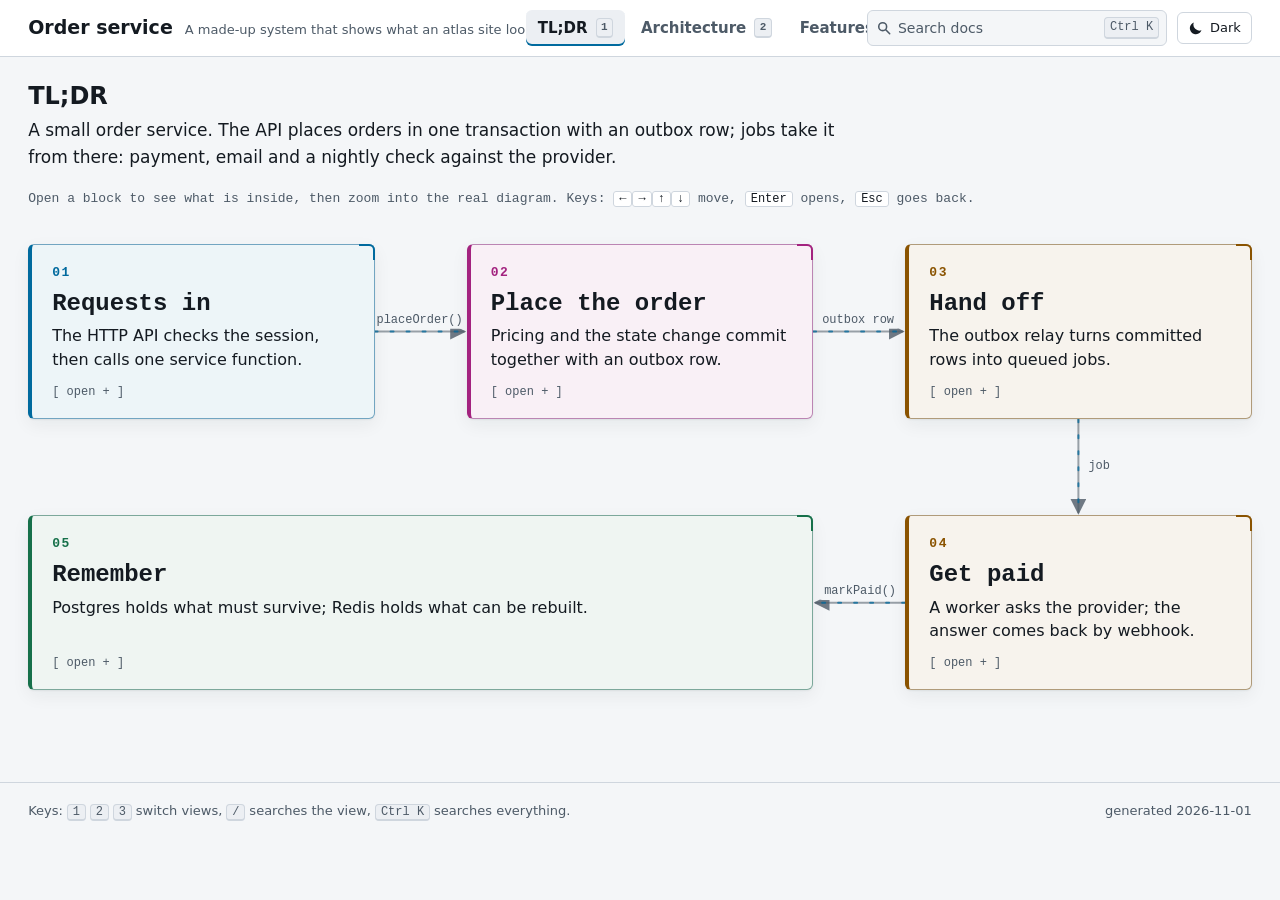
<file: examples/demo/index.html>
<!doctype html>
<html lang="en">
<head>
<meta charset="utf-8">
<meta name="viewport" content="width=device-width, initial-scale=1">
<title>Order service</title>
<meta name="description" content="">
<script>
  // Set the theme before first paint: saved choice, else the system setting.
  (function () {
    var t = null;
    try { t = localStorage.getItem("order-service-theme"); } catch (e) {}
    if (t !== "light" && t !== "dark") {
      t = window.matchMedia && window.matchMedia("(prefers-color-scheme: light)").matches ? "light" : "dark";
    }
    document.documentElement.setAttribute("data-theme", t);
  })();
</script>
<!-- atlas:styles -->
<link rel="stylesheet" href="app/base.css">
<!-- /atlas:styles -->
<link rel="stylesheet" href="theme.css">
</head>
<body>
<a class="skip" href="#main">Skip to content</a>

<header class="top">
  <div class="top-inner">
    <div class="brand">
      <h1><a id="site-title" href="#">Order service</a></h1>
      <p class="tagline" id="site-tagline"></p>
    </div>
    <div id="nav"></div>
    <div class="tools">
      <div class="search" id="search">
        <svg class="search-glyph" viewBox="0 0 16 16" aria-hidden="true"><circle cx="6.5" cy="6.5" r="4.5" fill="none" stroke="currentColor" stroke-width="1.8"/><path d="M10 10l4.5 4.5" stroke="currentColor" stroke-width="1.8" stroke-linecap="round"/></svg>
        <input id="search-input" type="search" placeholder="Search docs" autocomplete="off" spellcheck="false"
          role="combobox" aria-expanded="false" aria-controls="search-results" aria-autocomplete="list"
          aria-label="Search the docs">
        <kbd class="search-key" aria-hidden="true">Ctrl K</kbd>
        <ul class="results" id="search-results" role="listbox" aria-label="Search results" hidden></ul>
      </div>
      <button class="btn theme-toggle" id="theme-toggle" type="button"></button>
    </div>
  </div>
</header>

<main id="main" tabindex="-1">
  <!-- core.js adds one section per view here -->
  <p class="sr-only" id="view-status" aria-live="polite"></p>
</main>

<footer class="foot">
  <span>Keys: <span id="view-keys"></span> switch views, <kbd>/</kbd> searches the view, <kbd id="global-key">Ctrl K</kbd> searches everything.</span>
  <span id="site-source"></span>
</footer>

<!-- atlas:scripts -->
<script src="data/site.js"></script>
<script src="data/architecture.js"></script>
<script src="data/tldr.js"></script>
<script src="data/features.js"></script>
<script src="app/core.js"></script>
<script src="app/diagram.js"></script>
<script src="app/arch-view.js"></script>
<script src="app/tldr-view.js"></script>
<script src="app/features-view.js"></script>
<!-- /atlas:scripts -->
</body>
</html>
</file>
<file: examples/demo/app/base.css>
/* Atlas base: page structure and shared building blocks.
 *
 * Uses only the tokens a theme defines (theme.css). Change this file freely in a
 * generated site; it is a starting point, not a contract.
 *
 * Tokens: --bg --panel --panel-2 --text --muted --line --accent --accent-2 --on-accent
 * --warn --ok --code-bg --shadow --radius --font-text --font-mono --font-head
 * --page-max --gutter, and one --layer-<id> per architecture layer.
 */

* { box-sizing: border-box; }

html { -webkit-text-size-adjust: 100%; scroll-padding-top: 16px; }

body {
  margin: 0;
  min-height: 100vh;
  background: var(--bg);
  color: var(--text);
  font-family: var(--font-text);
  font-size: 16px;
  line-height: 1.6;
  overflow-x: hidden;
}

a { color: var(--accent); text-underline-offset: 2px; }
a:hover { color: var(--accent-2); }
:focus-visible { outline: 2px solid var(--accent); outline-offset: 2px; }

code, kbd, pre { font-family: var(--font-mono); font-size: max(12px, 0.9em); }
code {
  background: var(--code-bg);
  border: 1px solid var(--line);
  border-radius: 4px;
  padding: 0.05em 0.35em;
  overflow-wrap: anywhere;
}
kbd {
  border: 1px solid var(--line);
  border-bottom-width: 2px;
  border-radius: 4px;
  padding: 0 0.4em;
  background: var(--panel-2);
  font-size: 12px;
  color: var(--muted);
}

h1, h2, h3, h4 { font-family: var(--font-head, var(--font-text)); line-height: 1.3; }

.sr-only {
  position: absolute !important;
  width: 1px; height: 1px;
  margin: -1px; padding: 0; border: 0;
  overflow: hidden;
  clip: rect(0 0 0 0);
  white-space: nowrap;
}

.skip {
  position: absolute; left: 8px; top: -40px; z-index: 80;
  background: var(--panel); padding: 6px 10px; border: 1px solid var(--accent);
}
.skip:focus { top: 8px; }

/* ---------- Header ---------- */

.top {
  border-bottom: 1px solid var(--line);
  background: var(--panel);
  position: sticky;
  top: 0;
  z-index: 50;
}
.top-inner {
  max-width: var(--page-max);
  margin: 0 auto;
  padding: 10px var(--gutter);
  display: flex;
  align-items: center;
  gap: 24px;
}
.brand { min-width: 0; display: flex; align-items: baseline; gap: 12px; }
.brand h1 { margin: 0; font-size: 19px; white-space: nowrap; }
.brand h1 a { color: var(--text); text-decoration: none; }
.tagline { margin: 0; font-size: 13px; color: var(--muted); white-space: nowrap; overflow: hidden; text-overflow: ellipsis; }
#nav { flex: 1; min-width: 0; display: flex; justify-content: center; }
.tools { display: flex; align-items: center; gap: 10px; margin-left: auto; }

.nav-tabs { display: flex; gap: 4px; }
.nav-tab {
  display: inline-flex; align-items: center; gap: 8px;
  padding: 6px 12px;
  color: var(--muted);
  text-decoration: none;
  border-radius: var(--radius);
  font-weight: 600;
  font-size: 15px;
}
.nav-tab:hover { color: var(--text); background: var(--panel-2); }
.nav-tab[aria-current="page"] { color: var(--text); background: var(--panel-2); box-shadow: inset 0 -2px 0 var(--accent); }
.nav-tab kbd { font-size: 11px; }

.btn {
  font: inherit;
  font-size: 13px;
  color: var(--text);
  background: var(--panel);
  border: 1px solid var(--line);
  border-radius: var(--radius);
  padding: 6px 10px;
  cursor: pointer;
  line-height: 1.4;
  display: inline-flex;
  align-items: center;
  gap: 6px;
  text-decoration: none;
}
.btn:hover { border-color: var(--accent); color: var(--accent); }
.btn[aria-pressed="true"], .btn.is-on { border-color: var(--accent); }

.theme-toggle { white-space: nowrap; }
.theme-toggle .ico { width: 16px; height: 16px; display: inline-block; }

/* ---------- Global search ---------- */

.search { position: relative; width: 300px; max-width: 100%; }
.search input {
  width: 100%;
  font: inherit;
  font-size: 14px;
  color: var(--text);
  background: var(--bg);
  border: 1px solid var(--line);
  border-radius: var(--radius);
  padding: 6px 34px 6px 30px;
}
.search input::-webkit-search-cancel-button { -webkit-appearance: none; appearance: none; }
.search input::placeholder { color: var(--muted); }
.search input:focus { outline: none; border-color: var(--accent); }
.search .search-glyph {
  position: absolute; left: 10px; top: 50%; transform: translateY(-50%);
  color: var(--muted); pointer-events: none; width: 14px; height: 14px; display: block;
}
.search .search-key { position: absolute; right: 8px; top: 50%; transform: translateY(-50%); pointer-events: none; }
.search input:focus ~ .search-key, .search input:not(:placeholder-shown) ~ .search-key { display: none; }

.results {
  position: absolute;
  top: calc(100% + 6px);
  right: 0;
  width: min(480px, calc(100vw - 32px));
  max-height: min(70vh, 540px);
  overflow-y: auto;
  margin: 0;
  padding: 6px;
  list-style: none;
  background: var(--panel);
  border: 1px solid var(--accent);
  border-radius: var(--radius);
  box-shadow: var(--shadow);
  z-index: 60;
}
.results[hidden] { display: none; }
.results .res-group { font-size: 12px; text-transform: uppercase; letter-spacing: 0.1em; color: var(--muted); padding: 8px 8px 2px; }
.results .res { display: block; padding: 7px 8px; border-radius: 4px; cursor: pointer; line-height: 1.4; }
.results .res-title { display: block; color: var(--text); font-size: 15px; }
.results .res-hint { display: block; color: var(--muted); font-size: 13px; }
.results .res[aria-selected="true"], .results .res:hover { background: var(--panel-2); box-shadow: inset 3px 0 0 var(--accent); }
.results .res-empty { padding: 10px; color: var(--muted); font-size: 14px; }

/* ---------- Views ---------- */

main { position: relative; }
.view { max-width: var(--page-max); margin: 0 auto; padding: 24px var(--gutter) 64px; }
.view[hidden] { display: none; }
.view-root { min-height: 50vh; }
.view.is-entering { animation: view-in 220ms ease-out; }
@keyframes view-in { from { opacity: 0; transform: translateY(6px); } to { opacity: 1; transform: none; } }

.view-head { margin-bottom: 18px; }
.view-head h2 { margin: 0 0 4px; font-size: 24px; }
.view-head p { margin: 0; color: var(--muted); max-width: 90ch; }

/* ---------- Shared building blocks ---------- */

.panel { background: var(--panel); border: 1px solid var(--line); border-radius: var(--radius); box-shadow: var(--shadow); }
.card { position: relative; background: var(--panel); border: 1px solid var(--line); border-radius: var(--radius); padding: 18px 20px; box-shadow: var(--shadow); }
.card:hover { border-color: color-mix(in srgb, var(--accent) 45%, var(--line)); }

.section-label {
  font-size: 12px;
  font-weight: 700;
  letter-spacing: 0.1em;
  text-transform: uppercase;
  color: var(--muted);
  margin: 18px 0 8px;
}

.chip-row { display: flex; flex-wrap: wrap; gap: 6px; margin-top: 12px; }
.chip {
  display: inline-flex;
  align-items: center;
  gap: 6px;
  font-size: 13px;
  line-height: 1.3;
  color: var(--text);
  background: var(--panel-2);
  border: 1px solid var(--line);
  border-radius: 999px;
  padding: 3px 10px;
  text-decoration: none;
}
a.chip:hover, button.chip:hover { border-color: var(--accent); color: var(--accent); }
.chip .dot { width: 7px; height: 7px; border-radius: 50%; background: var(--chip-color, var(--accent)); }

.refs { display: flex; flex-wrap: wrap; gap: 6px 14px; margin: 0; padding: 0; list-style: none; }
.ref { font-family: var(--font-mono); font-size: 13px; text-decoration: none; overflow-wrap: anywhere; }
a.ref::before { content: "\2197\00a0"; color: var(--muted); }
a.ref:hover { text-decoration: underline; }
.ref .ref-label { color: var(--muted); }

.md > :first-child { margin-top: 0; }
.md > :last-child { margin-bottom: 0; }
.md p { margin: 0 0 0.8em; max-width: 80ch; }
.md ul { margin: 0 0 0.8em; padding-left: 1.3em; max-width: 80ch; }
.md li { margin: 0.2em 0; }
.md li::marker { color: var(--accent); }

.tbl { width: 100%; border-collapse: collapse; font-size: 15px; }
.tbl th, .tbl td { text-align: left; vertical-align: top; padding: 8px 10px; border-bottom: 1px solid var(--line); }
.tbl th { font-size: 12px; letter-spacing: 0.08em; text-transform: uppercase; color: var(--muted); font-weight: 600; }

.empty-state { padding: 24px; border: 1px dashed var(--line); border-radius: var(--radius); color: var(--muted); }
.empty-state strong { display: block; color: var(--text); margin-bottom: 4px; }

/* ---------- Footer ---------- */

.foot {
  max-width: var(--page-max); margin: 0 auto; padding: 18px var(--gutter) 36px;
  border-top: 1px solid var(--line);
  font-size: 13px; color: var(--muted);
  display: flex; flex-wrap: wrap; gap: 8px 24px; justify-content: space-between;
}

/* ---------- Narrow screens ---------- */

@media (max-width: 1100px) {
  .tagline { display: none; }
  .search { width: 220px; }
}
@media (max-width: 760px) {
  .top-inner { flex-wrap: wrap; gap: 8px 12px; }
  #nav { order: 3; flex-basis: 100%; justify-content: flex-start; overflow-x: auto; }
  .nav-tab kbd { display: none; }
  .search { width: 100%; order: 4; flex-basis: 100%; }
  .tools { display: contents; }
  .theme-toggle { margin-left: auto; }
  .results { left: 0; right: 0; width: auto; }
  .view { padding: 18px var(--gutter) 48px; }
}

@media (prefers-reduced-motion: reduce) {
  .view.is-entering { animation: none; }
}
</file>
<file: examples/demo/theme.css>
/* Atlas theme: the look of one site. Replace it per project.
 *
 * Match the project's own style when it has one (brand colours, fonts, an existing docs
 * or app theme). Otherwise make one up that suits the project. Add tokens, fonts, textures
 * or overrides for any part as needed: nothing outside this file depends on these values.
 *
 * Define one --layer-<id> colour for every layer id in ATLAS_ARCH.layers. Keep text on
 * --panel at 4.5:1 contrast or better in both themes.
 */

:root {
  color-scheme: dark;
  --bg: #0d1014;
  --panel: #151a20;
  --panel-2: #1d242c;
  --text: #e6ebf0;
  --muted: #9aa7b4;
  --line: #2b343f;
  --accent: #5cc8ff;
  --accent-2: #b4a0ff;
  --on-accent: #06121a;
  --warn: #f0b45a;
  --ok: #5fd39a;
  --code-bg: #10151a;
  --shadow: 0 8px 24px rgba(0, 0, 0, 0.3);

  --layer-edge: #5cc8ff;
  --layer-core: #e58bd6;
  --layer-jobs: #f0b45a;
  --layer-storage: #5fd39a;
  --layer-external: #9aa7b4;

  --font-text: system-ui, -apple-system, "Segoe UI", Roboto, "Helvetica Neue", Arial, sans-serif;
  --font-mono: ui-monospace, "SF Mono", SFMono-Regular, Menlo, Consolas, "Liberation Mono", monospace;
  --font-head: var(--font-text);
  --radius: 6px;
  --gutter: clamp(16px, 2.2vw, 40px);
  --page-max: 1840px;
}

:root[data-theme="light"] {
  color-scheme: light;
  --bg: #f4f6f8;
  --panel: #ffffff;
  --panel-2: #eceff3;
  --text: #141a21;
  --muted: #4d5a67;
  --line: #cfd6de;
  --accent: #006a9e;
  --accent-2: #6a4fc4;
  --on-accent: #ffffff;
  --warn: #8a5300;
  --ok: #16704a;
  --code-bg: #eef1f4;
  --shadow: 0 1px 2px rgba(20, 26, 33, 0.06), 0 6px 18px rgba(20, 26, 33, 0.06);

  --layer-edge: #006a9e;
  --layer-core: #a3237f;
  --layer-jobs: #8a5300;
  --layer-storage: #16704a;
  --layer-external: #56616d;
}
</file>
